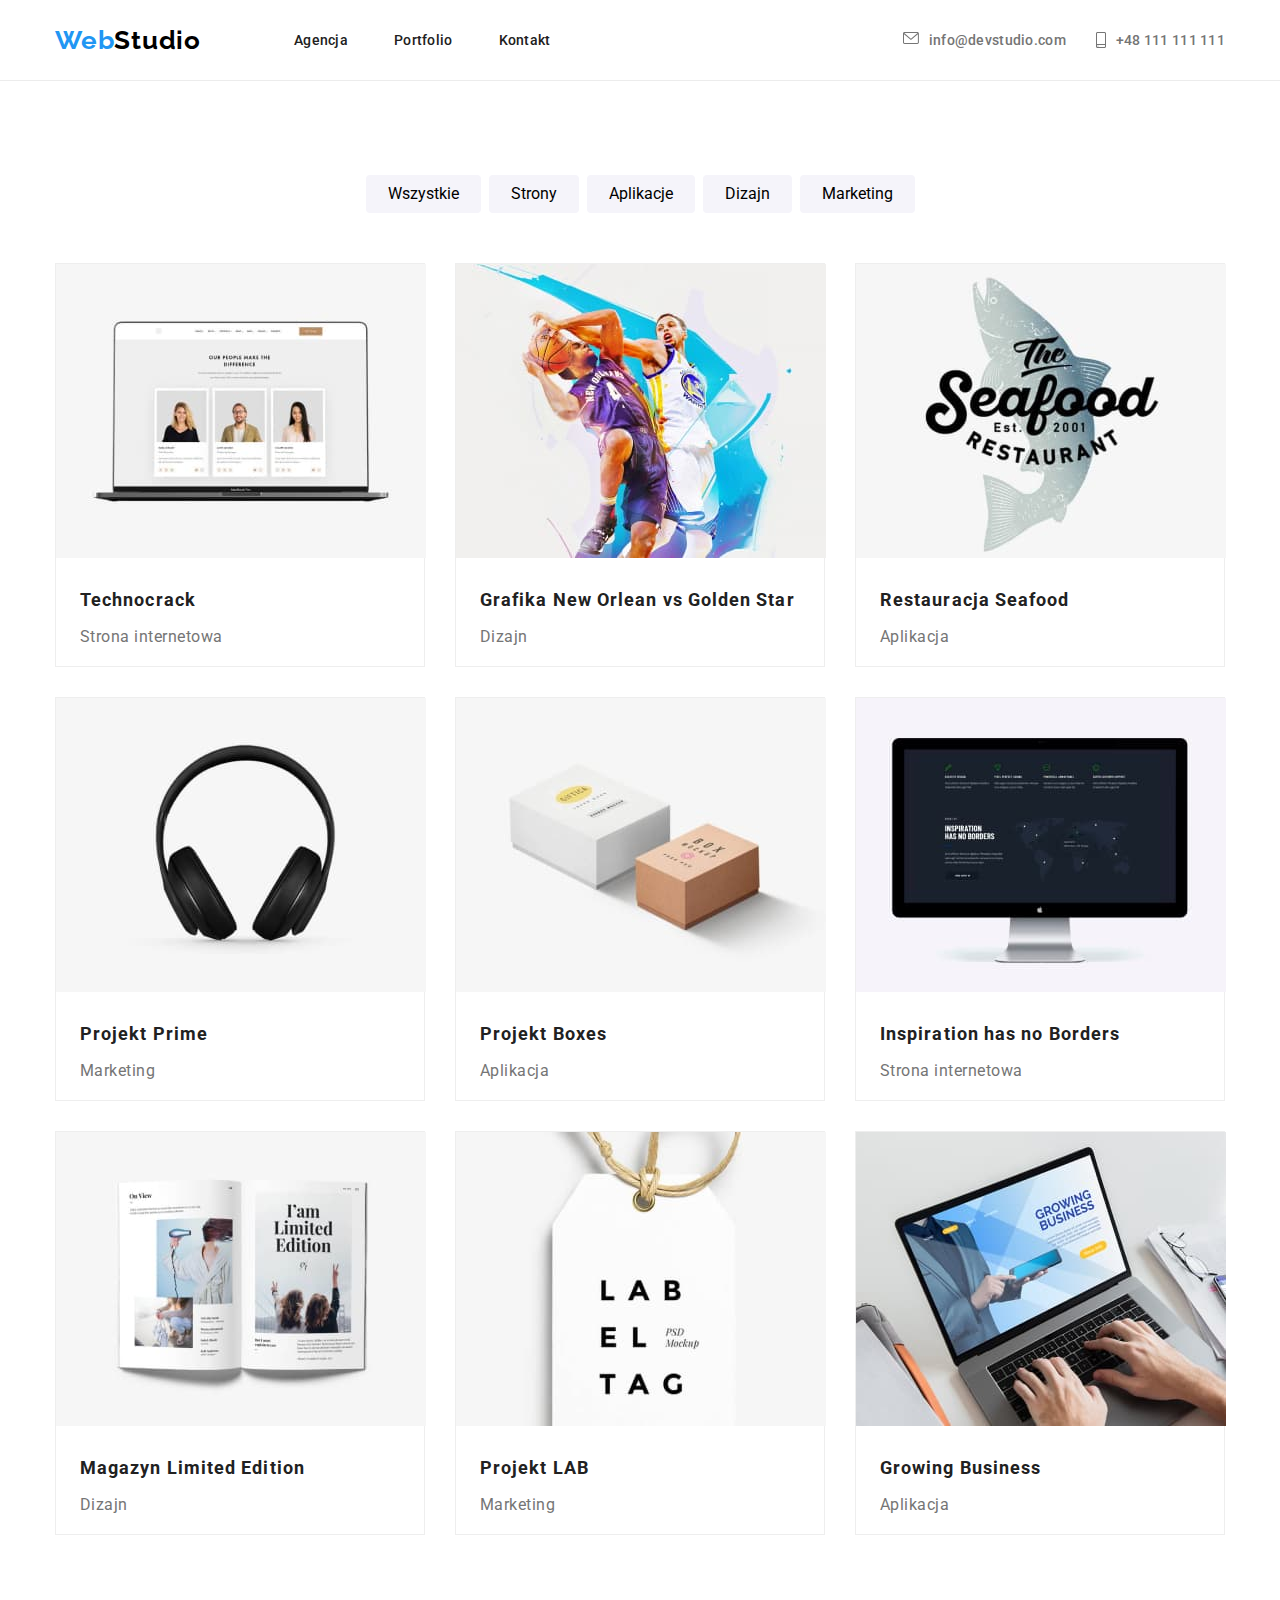
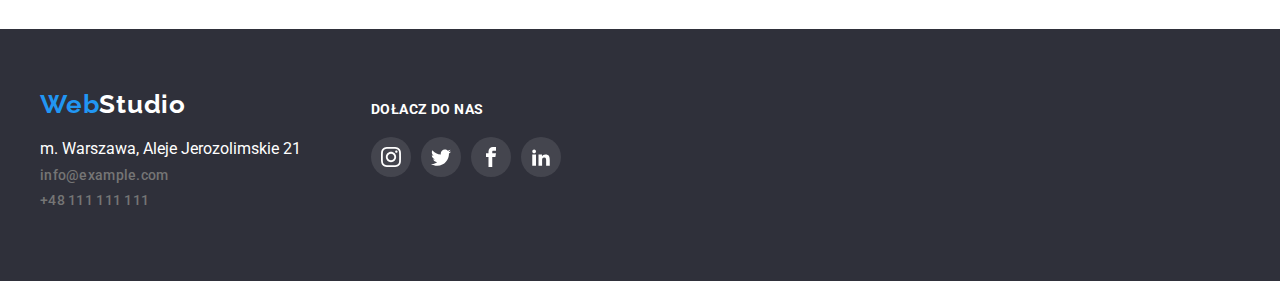
<file: portfolio.html>
<!DOCTYPE html>
<html lang="en">
  <head>
    <link rel="preconnect" href="https://fonts.googleapis.com" />
    <link rel="preconnect" href="https://fonts.gstatic.com" crossorigin />
    <link
      href="https://fonts.googleapis.com/css2?family=Raleway:wght@700&family=Roboto:wght@400;500;700;900&display=swap"
      rel="stylesheet"
    />
    <link
      rel="stylesheet"
      href="https://cdnjs.cloudflare.com/ajax/libs/modern-normalize/1.0.0/modern-normalize.min.css"
    />
    <link rel="stylesheet" href="./css/styles.css" />
    <meta charset="UTF-8" />
    <meta http-equiv="X-UA-Compatible" content="IE=edge" />
    <meta name="viewport" content="width=device-width, initial-scale=1.0" />
    <title>Portfolio</title>
  </head>
  <body>
    <div class="container">
      <header class="header-box">
        <a class="logo" href="./index.html">Web<span style="color: #000000">Studio</span></a>
        <nav class="nav">
          <ul class="nav-list">
            <li><a class="nav-link" href="#">Agencja</a></li>
            <li><a class="nav-link" href="./portfolio.html">Portfolio</a></li>
            <li><a class="nav-link" href="#">Kontakt</a></li>
          </ul>
          <ul class="addres-list">
            <li class="addres">
              <a class="addres-link" href="mailto:info@devstudio.com">
                <svg width="16" height="12">
                  <use href="./images/icons.svg#icon-envelope"></use></svg
                >info@devstudio.com</a
              >
            </li>
            <li class="addres">
              <a class="addres-link" href="tel:48111111111">
                <svg width="10" height="16">
                  <use href="./images/icons.svg#icon-smartphone"></use></svg
                >+48 111 111 111</a
              >
            </li>
          </ul>
        </nav>
      </header>
    </div>
    <div class="line"></div>
    <main>
      <div class="container">
        <ul class="button-list">
          <li><button type="button">Wszystkie</button></li>
          <li><button type="button">Strony</button></li>
          <li><button type="button">Aplikacje</button></li>
          <li><button type="button">Dizajn</button></li>
          <li><button type="button">Marketing</button></li>
        </ul>
      </div>
      <section class="project">
        <div class="container">
          <ul class="project-list">
            <li>
              <figure class="project-figure">
                <img class="img-project" src="./images/portfolio/website.jpg" alt="website" />
                <figcaption>
                  <h3 class="project-figure-header">Technocrack</h3>
                  <span class="project-description">Strona internetowa</span>
                </figcaption>
              </figure>
            </li>
            <li>
              <figure class="project-figure">
                <img
                  class="img-project"
                  src="./images/portfolio/basketball-players.jpg"
                  alt="basketball players"
                />
                <figcaption>
                  <h3 class="project-figure-header">Grafika New Orlean vs Golden Star</h3>
                  <span class="project-description">Dizajn</span>
                </figcaption>
              </figure>
            </li>
            <li>
              <figure class="project-figure">
                <img
                  class="img-project"
                  src="./images/portfolio/seafood-restaurant.jpg"
                  alt="seafood restaurant"
                />
                <figcaption>
                  <h3 class="project-figure-header">Restauracja Seafood</h3>
                  <span class="project-description">Aplikacja</span>
                </figcaption>
              </figure>
            </li>
            <li>
              <figure class="project-figure">
                <img class="img-project" src="./images/portfolio/headphones.jpg" alt="headphones" />
                <figcaption>
                  <h3 class="project-figure-header">Projekt Prime</h3>
                  <span class="project-description">Marketing</span>
                </figcaption>
              </figure>
            </li>
            <li>
              <figure class="project-figure">
                <img
                  class="img-project"
                  src="./images/portfolio/project-box.jpg"
                  alt="project_box"
                />
                <figcaption>
                  <h3 class="project-figure-header">Projekt Boxes</h3>
                  <span class="project-description">Aplikacja</span>
                </figcaption>
              </figure>
            </li>
            <li>
              <figure class="project-figure">
                <img class="img-project" src="./images/portfolio/monitor.jpg" alt="monitor" />
                <figcaption>
                  <h3 class="project-figure-header">Inspiration has no Borders</h3>
                  <span class="project-description">Strona internetowa</span>
                </figcaption>
              </figure>
            </li>
            <li>
              <figure class="project-figure">
                <img class="img-project" src="./images/portfolio/magazine.jpg" alt="magazine" />
                <figcaption>
                  <h3 class="project-figure-header">Magazyn Limited Edition</h3>
                  <span class="project-description">Dizajn</span>
                </figcaption>
              </figure>
            </li>
            <li>
              <figure class="project-figure">
                <img class="img-project" src="./images/portfolio/tag.jpg" alt="tag" />
                <figcaption>
                  <h3 class="project-figure-header">Projekt LAB</h3>
                  <span class="project-description">Marketing</span>
                </figcaption>
              </figure>
            </li>
            <li>
              <figure class="project-figure">
                <img class="img-project" src="./images/portfolio/laptop.jpg" alt="laptop" />
                <figcaption>
                  <h3 class="project-figure-header">Growing Business</h3>
                  <span class="project-description">Aplikacja</span>
                </figcaption>
              </figure>
            </li>
          </ul>
        </div>
      </section>
      <footer class="footer">
        <div class="footer-container-out">
          <div class="footer-container">
            <a class="footer-logo" href="./index.html"
              >Web<span style="color: #ffffff">Studio</span></a
            >
            <address class="address">
              <div class="addres-street">m. Warszawa, Aleje Jerozolimskie 21</div>
              <a class="addres-link" href="#">info@example.com</a>
              <a class="addres-link" href="#">+48 111 111 111</a>
            </address>
          </div>
          <div class="join">
            DOŁACZ DO NAS
            <ul class="footer-icon-container">
              <a href="#">
              <li class="footer-back-icon">
                <svg class="footer-icon">
                  <use href="./images/icons.svg#icon-instagram"></use>
                </svg>
              </li>
              </a>
              <a href="#">
              <li class="footer-back-icon">
                <svg class="footer-icon">
                  <use href="./images/icons.svg#icon-twitter"></use>
                </svg>
              </li>
              </a>
              <a href="#">
              <li class="footer-back-icon">
                <svg class="footer-icon">
                  <use href="./images/icons.svg#icon-facebook"></use>
                </svg>
              </li>
              </a>
              <a href="#">
              <li class="footer-back-icon">
                <svg class="footer-icon">
                  <use href="./images/icons.svg#icon-linkedin"></use>
                </svg>
              </li>
              </a>
            </ul>
          </div>
        </div>
      </footer>
    </main>
  </body>
</html>
</file>
<file: css/styles.css>
:root {
  --color-purple: #2196f3;
  --color-black: #212121;
  --color-red: #a52a2a;
  --color-gray: #757575;
  --color-white: #ffffff;
  --color-iconteam: #afb1b8;
  --color-iconfooter: #ffffff;
  --color-iconclient: #afb1b8;
}

* {
  font-style: normal;
  text-decoration: none;
  margin: 0;
  padding: 0;
  list-style: none;
}

body {
  font-family: "roboto", sans-serif;
}

.container {
  width: 1200px;
  margin: 0 auto;
}

.container-list {
  width: 1200px;
  display: flex;
  flex-direction: row;
  align-items: center;
  justify-content: center;
}

.header-box {
  display: flex;
  align-items: center;
  gap: 93px;
  height: 80px;
}

.line {
  border-bottom: #ececec 1px solid;
}

.logo {
  padding-inline-start: 15px;
  font-family: "raleway";
  color: var(--color-purple);
  font-weight: 700;
  font-size: 1.625rem;
  line-height: 1.192;
  letter-spacing: 0.03em;
}

.nav-list,
.addres-link {
  font-weight: 500;
  font-size: 0.875rem;
  line-height: 1.1428;
  letter-spacing: 0.02em;
}

.nav {
  display: flex;
  justify-content: space-between;
  align-items: center;
  flex-grow: 1;
}

.nav-list {
  display: flex;
  justify-content: space-between;
  gap: 46px;
}

.nav-link {
  display: flex;
  color: var(--color-black);
}

.nav-link:hover {
  color: var(--color-purple);
}

.nav-link:active {
  color: var(--color-red);
}

.addres-list {
  margin-right: 15px;
  display: flex;
  flex-direction: row;
  gap: 30px;
  fill: var(--color-gray);
}

.addres-link {
  display: flex;
  gap: 10px;
  color: var(--color-gray);
}

.addres:hover {
  fill: var(--color-purple);
}

.addres-link:hover {
    color: var(--color-purple);
}

.addres-link:active {
  color: var(--color-red);
}

.hero {
  height: 600px;
  background-image: url("/goit-markup-hw-04/images/background-hero.jpg");
  background-repeat: no-repeat;
  background-position: 50% 50%;
}

.hero-container {
  height: 600px;
  width: 1200px;
  display: flex;
  flex-direction: column;
  flex-wrap: nowrap;
  justify-content: center;
  align-items: center;
  gap: 30px;
  margin: 0 auto;
}

.hero-header {
  margin-left: 252px;
  margin-right: 252px;
  font-weight: 900;
  font-size: 2.75rem;
  line-height: 1.363;
  letter-spacing: 0.06em;
  text-transform: uppercase;
  text-align: center;
  color: var(--color-white);
}

.hero-button {
  font-weight: 700;
  font-size: 1rem;
  line-height: 1.875;
  text-align: center;
  letter-spacing: 0.06em;
  border: none;
  color: var(--color-white);
  background: var(--color-purple);
  box-shadow: 0px 4px 4px #00000026;
  border-radius: 4px;
  width: 200px;
  height: 50px;
  cursor: pointer;
}

.article-list {
  display: flex;
  width: 1200px;
  justify-content: space-between;
  align-items: center;
  gap: 30px;
  margin-top: 94px;
}

.article-back-icon {
  background-color: #f5f4fa;
  height: 120px;
  width: 270px;
  display: flex;
  justify-content: center;
  align-items: center;
  margin-bottom: 30px;
}

.article-icon {
  width: 70px;
  height: 70px;
}

.article-header {
  font-size: 0.875rem;
  line-height: 1.1428;
  letter-spacing: 0.03em;
  font-weight: 700;
  margin-bottom: 10px;
}

.article-text {
  width: 270px;
  height: 75px;
  letter-spacing: 0.03em;
  color: var(--color-gray);
  font-size: 0.875rem;
  line-height: 1.5rem;
  letter-spacing: 0.03em;
}

.services {
  margin-top: 94px;
}

.services-header {
  font-weight: 700;
  font-size: 2.25rem;
  line-height: 1.166;
  text-align: center;
  letter-spacing: 0.03em;
  color: var(--color-black);
}

.services-container {
  width: 1200px;
  display: flex;
  flex-direction: column;
  justify-content: space-between;
  align-items: center;
  gap: 50px;
  margin: 0 auto;
}

.services-list {
  display: flex;
  align-items: center;
  gap: 30px;
}

.team {
  background: #f5f4fa;
  height: 708px;
  margin-top: 94px;
}

.team-container {
  padding-top: 94px;
  width: 1200px;
  display: flex;
  flex-direction: column;
  align-items: center;
  gap: 50px;
  margin: 0 auto;
}

.team-header {
  font-weight: 700;
  font-size: 2.25rem;
  line-height: 1.166;
  text-align: center;
  letter-spacing: 0.03em;
  color: var(--color-black);
}

.team-list {
  display: flex;
  align-items: center;
  gap: 30px;
  fill: var(--color-iconteam);
}

.team-figure-header {
  font-weight: 500;
  font-size: 1rem;
  line-height: 1.187;
  text-align: center;
  letter-spacing: 0.03em;
  color: 212121;
  margin-top: 30px;
  margin-bottom: 10px;
}

.team-description {
  font-size: 1rem;
  line-height: 1.187rem;
  text-align: center;
  letter-spacing: 0.03em;
  color: var(--color-gray);
  margin-top: 0px;
  margin-bottom: 16px;
}

.team-figure {
  width: 270px;
  height: 428px;
  background: var(--color-white);
  box-shadow: 0px 1px 3px #0000001f, 0px 1px 1px #00000024, 0px 2px 1px #00000033;
  border-radius: 0px 0px 4px 4px;
}

.team-icon-container {
  display: flex;
  justify-content: center;
  align-items: center;
  gap: 10px;
}

.team-back-icon {
  display: flex;
  width: 40px;
  height: 40px;
  border-radius: 50%;
  justify-content: center;
  align-items: center;
}

.team-icon {
  width: 20px;
  height: 20px;
}

.team-back-icon:hover {
  cursor: pointer;
  background-color: var(--color-purple);
  fill: var(--color-white);
}

.img-services,
.img-project {
  width: 370px;
  height: 294px;
}

.img-team {
  width: 270px;
  height: 260px;
}

.button-list {
  display: flex;
  flex-direction: row;
  align-items: center;
  justify-content: center;
  gap: 8px;
  margin-top: 94px;
  margin-bottom: 50px;
}

button[type="button"] {
  padding: 6px 22px 6px 22px;
  height: 38px;
  background: #f5f4fa;
  border-radius: 4px;
  border: none;
}

button[type="button"]:hover {
  background-color: var(--color-purple);
  color: var(--color-white);
  cursor: pointer;
  box-shadow: 0px 2px 2px 0px #0000001f;
  box-shadow: 0px 1px 2px 0px #00000014;
  box-shadow: 0px 3px 1px 0px #0000001a;
}

button[type="button"]:focus {
  background-color: var(--color-purple);
  color: var(--color-white);
}

.project {
  margin-bottom: 94px;
}

.project-list {
  display: flex;
  flex-wrap: wrap;
  align-items: center;
  justify-content: center;
  gap: 30px;
}

.project-figure {
  width: 370px;
  height: 404px;
  background: var(--color-white);
  border: 1px solid #eeeeee;
}

.project-figure:hover {
  box-shadow: 0px 1px 1px rgba(0, 0, 0, 0.12), 0px 4px 4px rgba(0, 0, 0, 0.06),
    1px 4px 6px rgba(0, 0, 0, 0.16);
}

.project-figure-header {
  padding-left: 24px;
  font-weight: 700;
  font-size: 1.125rem;
  line-height: 2;
  letter-spacing: 0.06em;
  color: #212121;
  margin-top: 20px;
  margin-bottom: 4px;
}

.project-description {
  padding-left: 24px;
  font-size: 1rem;
  line-height: 1.875;
  letter-spacing: 0.03em;
  color: var(--color-gray);
  margin-top: 0px;
  padding-bottom: 20px;
}

.client-container {
  padding-top: 94px;
  padding-bottom: 94px;
  width: 1200px;
  display: flex;
  flex-direction: column;
  align-items: center;
  gap: 50px;
  margin: 0 auto;
}

.client-header {
  font-weight: 700;
  font-size: 2.25rem;
  line-height: 1.166;
  text-align: center;
  letter-spacing: 0.03em;
  color: var(--color-black);
}

.client-list {
  display: flex;
  align-items: center;
  gap: 30px;
  fill: var(--color-iconclient);
}

.rectangle {
  width: 170px;
  height: 92px;
  border: #afb1b8 solid 1px;
  border-radius: 4px;
  display: flex;
  align-items: center;
  justify-content: center;
}

.rectangle:hover {
  border-color: var(--color-purple);
  fill: var(--color-purple);
  cursor: pointer;
}

.footer {
  background-color: #2f303a;
}

.footer-container-out {
  display: flex;
  width: 1200px;
  margin: 0 auto;
  flex-direction: row;
  justify-content: flex-start;
  gap: 70px;
}

.footer-container {
  height: 252px;
  display: flex;
  flex-direction: column;
  align-items: flex-start;
  gap: 20px;
}

.join {
  font-size: 14px;
  line-height: 16px;
  letter-spacing: 0.03em;
  font-weight: 700;
  margin-top: 72px;
  color: var(--color-white);
}

.footer-logo {
  margin-top: 60px;
  font-family: "raleway";
  color: var(--color-purple);
  font-weight: 700;
  font-size: 1.625rem;
  line-height: 1.192;
  letter-spacing: 0.03em;
}

.footer-icon-container {
  display: flex;
  justify-content: center;
  align-items: center;
  gap: 10px;
}

.footer-back-icon {
  margin-top: 20px;
  display: flex;
  width: 40px;
  height: 40px;
  border-radius: 50%;
  justify-content: center;
  align-items: center;
  background-color: #ffffff1a;
}

.footer-back-icon:hover {
  cursor: pointer;
  background-color: var(--color-purple);
}

.footer-icon {
  width: 20px;
  height: 20px;
  fill: var(--color-iconfooter);
}

.address {
  display: flex;
  flex-direction: column;
  gap: 9px;
}

.addres-street {
  font-style: normal;
  color: var(--color-white);
}
</file>
